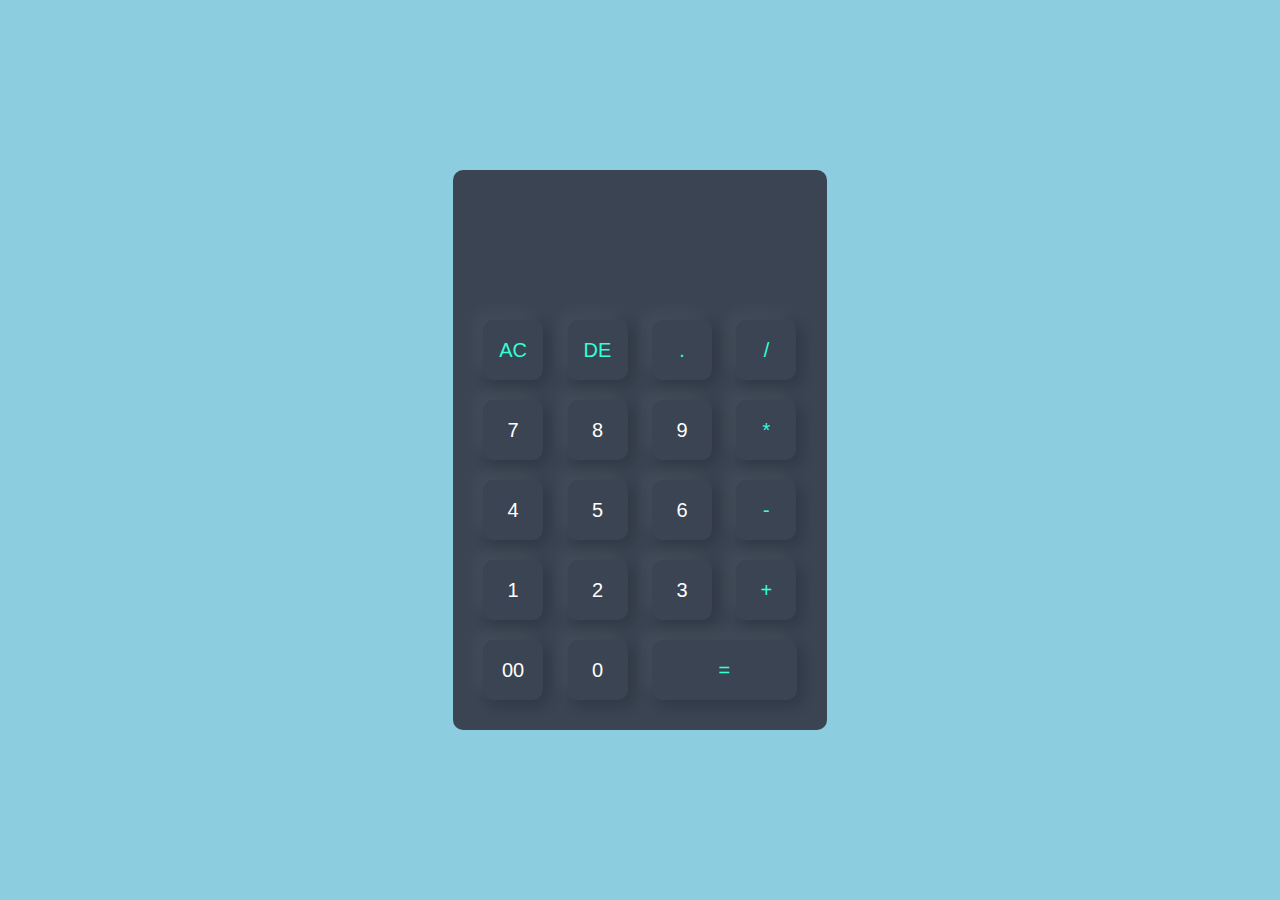
<file: calc/index.html>
<!DOCTYPE html>
<html>
    <head>
        <meta name="viewport" content="width=device-width, initial-scale=1.0">
        <link rel="stylesheet" href="style.css">
        <title>SIMPLE CALCULATOR</title>
    </head>
    <body>
      <div class="container">
        <div class="calculator">
            <form>
                <div class="display">
                    <input type="text" name="display">
                </div>
                <div>
                    <input type="button" value="AC" onclick="display.value = ''" class="operator">
                    <input type="button" value="DE" onclick="display.value = display.value.toString().slice(0,-1)" class="operator">
                    <input type="button" value="." onclick="display.value += '.'" class="operator">
                    <input type="button" value="/" onclick="display.value += '/'" class="operator">
                </div>
                <div>
                    <input type="button" value="7" onclick="display.value += '7'">
                    <input type="button" value="8" onclick="display.value += '8'">
                    <input type="button" value="9" onclick="display.value += '9'">
                    <input type="button" value="*" onclick="display.value += '*'" class="operator">
                </div>
                <div>
                    <input type="button" value="4" onclick="display.value += '4'">
                    <input type="button" value="5" onclick="display.value += '5'">
                    <input type="button" value="6" onclick="display.value += '6'">
                    <input type="button" value="-" onclick="display.value += '-'" class="operator">
                </div>
                <div>
                    <input type="button" value="1" onclick="display.value += '1'">
                    <input type="button" value="2" onclick="display.value += '2'">
                    <input type="button" value="3" onclick="display.value += '3'">
                    <input type="button" value="+" onclick="display.value += '+'" class="operator">
                </div>
                <div>
                    <input type="button" value="00" onclick="display.value += '00'">
                    <input type="button" value="0" onclick="display.value += '0'">
                    <input type="button" value="=" class="equal operator"  onclick="display.value = eval(display.value)">
                </div>
            </form>
        </div>
      </div>




    </body>
</html>
</file>
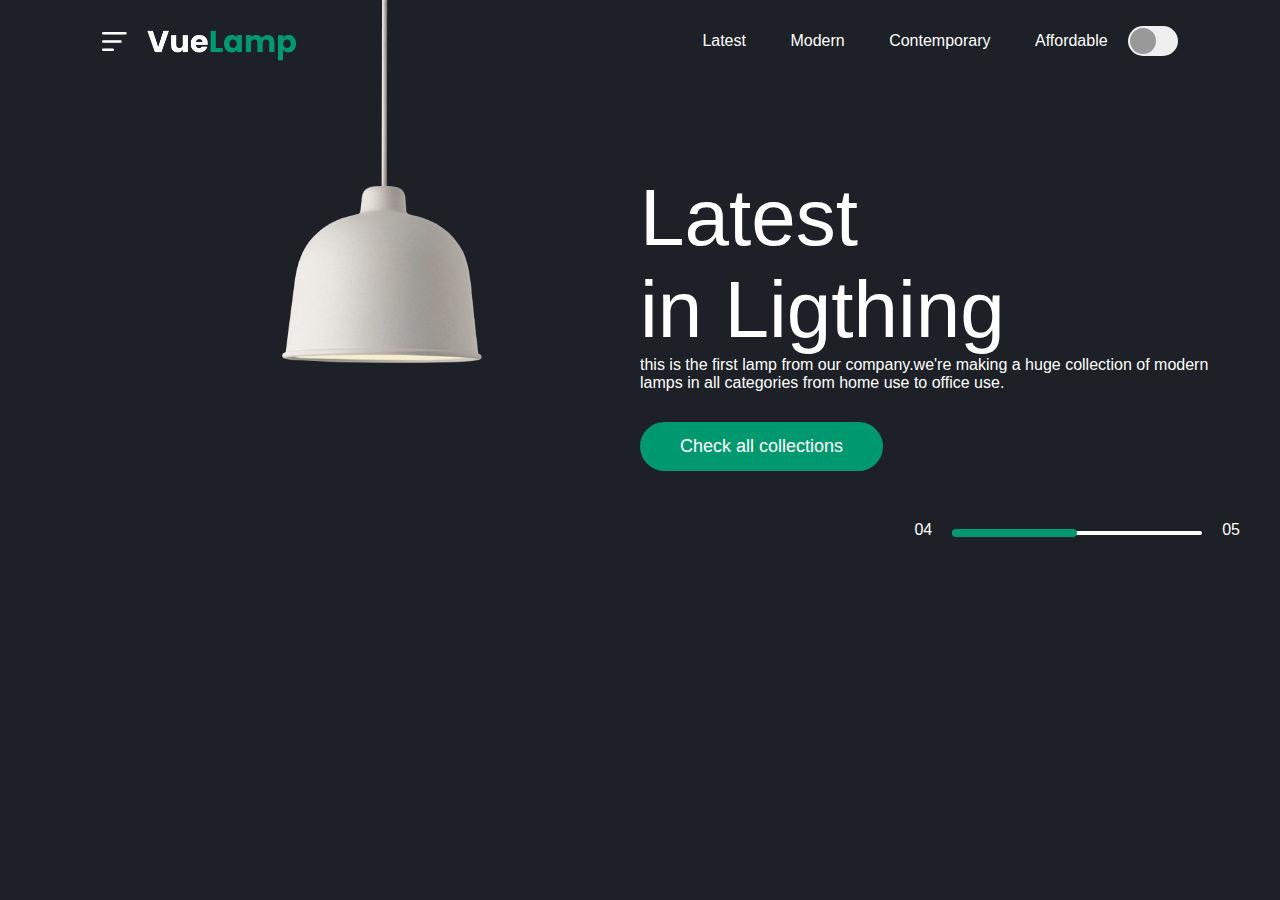
<file: sample website/index.html>
<html>
<head>
    <meta name="viewport" content="width=device-width, initial-scale=1.0">
    <title>VueLamp</title>
    <link rel="stylesheet" href="style.css">
	<link rel="icon" type="images/x-icon" href="images/lamp.png">
</head>
<body>
    <div class="hero">
        <nav>
            <img src="images/menu.png" class="menu-img">
            <img src="images/logo.png" class="logo">
            <ul>
                <li><a href="">Latest</a></li>
                <li><a href="">Modern</a></li>
                <li><a href="">Contemporary</a></li>
                <li><a href="">Affordable</a></li>
            </ul>
            <button type="button" onclick="togglebtn()" id="btn"><span></span></button>
        </nav>
        <div class="lamp-container">
            <img src="images/lamp.png" class="lamp">
            <img src="images/light.png" class="light" id="light">
        </div>
        <div class="text-container">
            <h1 title="nothing">Latest<br/>in Ligthing</h1>
            <p> this is the first lamp from our company.we're making a huge
                collection of modern lamps in all categories from home use
                to office use.</p>
            <a href="">Check all collections</a>
            <div class="control">
                <p>04</p>
                <div class="line"><span></span></div>
                <p>05</p>
            </div>
        </div>
    </div>
    <script>
        var btn=document.getElementById("btn");
        var light = document.getElementById("light");

        function togglebtn(){
             btn.classList.toggle("active");
             light.classList.toggle("on");
        }
    </script>
</body>
</html>
</file>
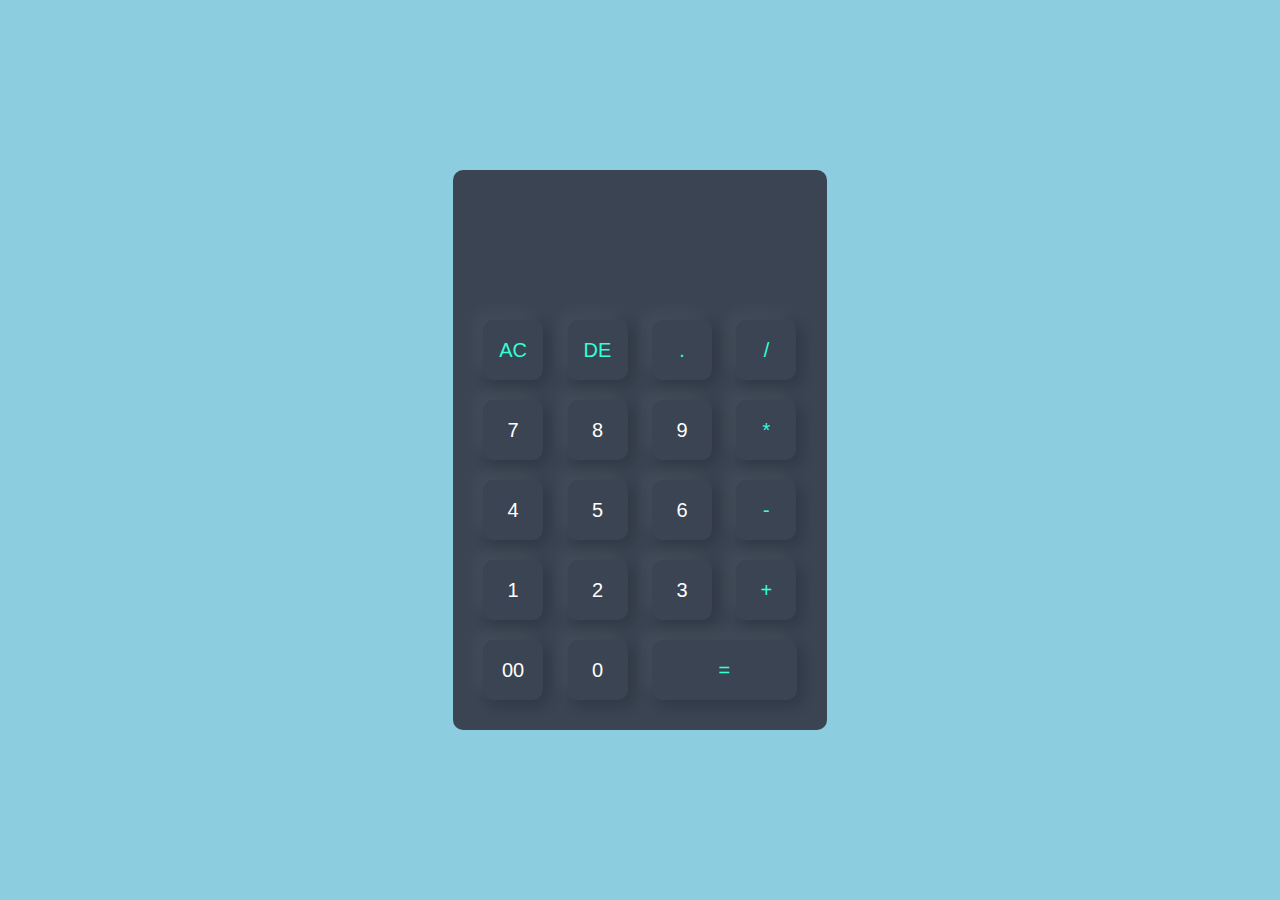
<file: calc/sample.html>
<!DOCTYPE html>
<html>
    <head>
        <meta name="viewport" content="width=device-width, initial-scale=1.0">
        <link rel="stylesheet" href="sample.css">
        <title>SIMPLE CALCULATOR</title>
    </head>
    <body>
      <div class="container">
        <div class="calculator">
            <form>
                <div class="display">
                    <input type="text" name="display">
                </div>
                <div>
                    <input type="button" value="AC" onclick="display.value = ''" class="operator">
                    <input type="button" value="DE" onclick="display.value = display.value.toString().slice(0,-1)" class="operator">
                    <input type="button" value="." onclick="display.value += '.'" class="operator">
                    <input type="button" value="/" onclick="display.value += '/'" class="operator">
                </div>
                <div>
                    <input type="button" value="7" onclick="display.value += '7'">
                    <input type="button" value="8" onclick="display.value += '8'">
                    <input type="button" value="9" onclick="display.value += '9'">
                    <input type="button" value="*" onclick="display.value += '*'" class="operator">
                </div>
                <div>
                    <input type="button" value="4" onclick="display.value += '4'">
                    <input type="button" value="5" onclick="display.value += '5'">
                    <input type="button" value="6" onclick="display.value += '6'">
                    <input type="button" value="-" onclick="display.value += '-'" class="operator">
                </div>
                <div>
                    <input type="button" value="1" onclick="display.value += '1'">
                    <input type="button" value="2" onclick="display.value += '2'">
                    <input type="button" value="3" onclick="display.value += '3'">
                    <input type="button" value="+" onclick="display.value += '+'" class="operator">
                </div>
                <div>
                    <input type="button" value="00" onclick="display.value += '00'">
                    <input type="button" value="0" onclick="display.value += '0'">
                    <input type="button" value="=" class="equal operator"  onclick="display.value = eval(display.value)">
                </div>
            </form>
        </div>
      </div>




    </body>
</html>
</file>
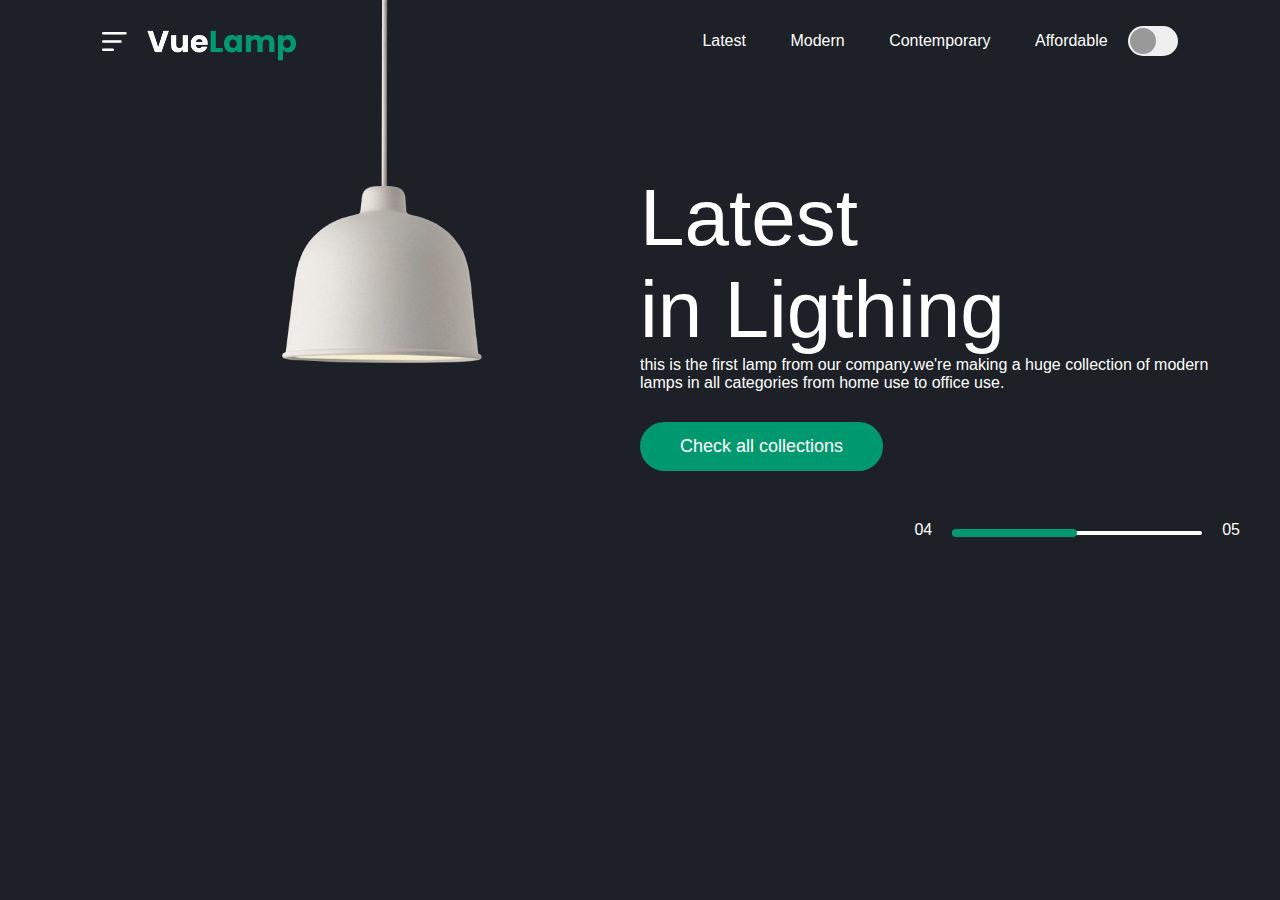
<file: sample website/new.html>
<html>
<head>
    <meta name="viewport" content="width=device-width, initial-scale=1.0">
    <title>VueLamp</title>
    <link rel="stylesheet" href="newstyle.css">
	<link rel="icon" type="images/x-icon" href="images/lamp.png">
</head>
<body>
    <div class="hero">
        <nav>
            <img src="images/menu.png" class="menu-img">
            <img src="images/logo.png" class="logo">
            <ul>
                <li><a href="">Latest</a></li>
                <li><a href="">Modern</a></li>
                <li><a href="">Contemporary</a></li>
                <li><a href="">Affordable</a></li>
            </ul>
            <button type="button" onclick="togglebtn()" id="btn"><span></span></button>
        </nav>
        <div class="lamp-container">
            <img src="images/lamp.png" class="lamp">
            <img src="images/light.png" class="light" id="light">
        </div>
        <div class="text-container">
            <h1 title="nothing">Latest<br/>in Ligthing</h1>
            <p> this is the first lamp from our company.we're making a huge
                collection of modern lamps in all categories from home use
                to office use.</p>
            <a href="">Check all collections</a>
            <div class="control">
                <p>04</p>
                <div class="line"><span></span></div>
                <p>05</p>
            </div>
        </div>
    </div>
    <script>
        var btn=document.getElementById("btn");
        var light = document.getElementById("light");

        function togglebtn(){
             btn.classList.toggle("active");
             light.classList.toggle("on");
        }
    </script>
</body>
</html>
</file>
<file: calc/style.css>
*{
    margin: 0;
    padding: 0;
    font-family: 'poppins',sans-serif;
    box-sizing: border-box;
}
.container{
    width:100%;
    height: 100vh;
    background: #8ccddf;
    display: flex;
    align-items: center;
    justify-content: center;
}
.calculator{
    background: #3a4452;
    padding: 20px;
    border-radius: 10px;
}
.calculator form input{
    border: 0;
    outline: 0;
    width: 60px;
    height: 60px;
    border-radius: 10px;
    box-shadow: -8px -8px 15px rgba(255, 255, 255, 0.055),5px 5px 15px rgba(0, 0, 0, 0.2);
    background: transparent;
    font-size: 20px;
    color: #fff;
    cursor: pointer;
    margin: 10px;
}
form .display{
    display: flex;
    justify-content: flex-end;
    margin: 20px 0;
}
form .display input{
    text-align: right;
    flex: 1;
    font-size:60px;
    box-shadow: none;
}
form input.equal{
    width: 145px;
}
form input.operator{
    color: #33ffd8;
}
</file>
<file: sample website/style.css>
* {
    margin: 0;
    padding: 0;
    font-family: 'poppins', sans-serif; /* Added sans-serif as a fallback */
    box-sizing: border-box;
}

.hero {
    background: #1d2026 no-repeat center/cover;
    min-height: 100vh;
    width: 100%;
    color: #fff;
    position: relative;
}

nav {
    display: flex;
    align-items: center;
    padding: 20px 8%;
}

nav .menu-img {
    width: 25px;
    margin-right: 20px;
    cursor: pointer;
}

nav .logo {
    width: 150px;
    cursor: pointer;
}

nav ul {
    flex: 1;
    text-align: right;
}

nav ul li {
    display: inline-block;
    list-style: none;
    margin: 0 20px;
}

nav ul li a {
    text-decoration: none;
    color: #fff;
}

button {
    background: #efefef;
    height: 30px;
    width: 50px;
    border-radius: 20px;
    border: none;
    outline: none;
    cursor: pointer;
    transition: background 0.5s;
}

button span {
    display: block;
    background: #999;
    height: 26px;
    width: 26px;
    border-radius: 20px;
    margin-left: 2px;
    transition: background 0.5s, margin-left 0.5s;
}

.lamp-container {
    position: absolute;
    top: -20px; /* Added 'px' unit */
    left: 22%;
    width: 200px;
}

.lamp {
    width: 100%;
}

.light {
    position: relative;
    top: 97%; /* Adjusted the position */
    left: 50%;
    transform: translateX(-50%);
    width: 700px;
    margin-left: -10px;
    margin-top: -3px;
    opacity: 0;
    transition: opacity 0.5s;
}

.text-container {
    max-width: 600px;
    margin-top: 7%;
    margin-left: 50%;
}

.text-container h1 {
    font-size: 80px;
    font-weight: 400;
}

.text-container a {
    text-decoration: none;
    background: #00986f;
    padding: 14px 40px;
    display: inline-block;
    color: #fff;
    font-size: 18px;
    margin-top: 30px;
    border-radius: 30px;
}
.text-container a:hover{
    background: green;
}	
.control {
    display: flex;
    align-items: baseline;
    justify-content: flex-end;
    margin-top: 50px; /* Adjusted margin */
}

.control .line {
    width: 250px;
    height: 4px;
    background: #fff;
    margin: 0 20px;
    border-radius: 2px;
}

.control .line span {
    width: 50%;
    height: 8px;
    margin-top: -2px;
    border-radius: 4px;
    background: #00986f;
    display: block;
}
.active {
    background:#00986f;
}

.active span {
    background: #fff;
    margin-left: 21px;
}
.on{
    opacity:1;
}
</file>
<file: calc/sample.css>
*{
    margin: 0;
    padding: 0;
    font-family: 'poppins',sans-serif;
    box-sizing: border-box;
}
.container{
    width:100%;
    height: 100vh;
    background: #8ccddf;
    display: flex;
    align-items: center;
    justify-content: center;
}
.calculator{
    background: #3a4452;
    padding: 20px;
    border-radius: 10px;
}
.calculator form input{
    border: 0;
    outline: 0;
    width: 60px;
    height: 60px;
    border-radius: 10px;
    box-shadow: -8px -8px 15px rgba(255, 255, 255, 0.055),5px 5px 15px rgba(0, 0, 0, 0.2);
    background: transparent;
    font-size: 20px;
    color: #fff;
    cursor: pointer;
    margin: 10px;
}
form .display{
    display: flex;
    justify-content: flex-end;
    margin: 20px 0;
}
form .display input{
    text-align: right;
    flex: 1;
    font-size:60px;
    box-shadow: none;
}
form input.equal{
    width: 145px;
}
form input.operator{
    color: #33ffd8;
}
</file>
<file: sample website/newstyle.css>
* {
    margin: 0;
    padding: 0;
    font-family: 'poppins', sans-serif; /* Added sans-serif as a fallback */
    box-sizing: border-box;
}

.hero {
    background: #1d2026 no-repeat center/cover;
    min-height: 100vh;
    width: 100%;
    color: #fff;
    position: relative;
}

nav {
    display: flex;
    align-items: center;
    padding: 20px 8%;
}

nav .menu-img {
    width: 25px;
    margin-right: 20px;
    cursor: pointer;
}

nav .logo {
    width: 150px;
    cursor: pointer;
}

nav ul {
    flex: 1;
    text-align: right;
}

nav ul li {
    display: inline-block;
    list-style: none;
    margin: 0 20px;
}

nav ul li a {
    text-decoration: none;
    color: #fff;
}

button {
    background: #efefef;
    height: 30px;
    width: 50px;
    border-radius: 20px;
    border: none;
    outline: none;
    cursor: pointer;
    transition: background 0.5s;
}

button span {
    display: block;
    background: #999;
    height: 26px;
    width: 26px;
    border-radius: 20px;
    margin-left: 2px;
    transition: background 0.5s, margin-left 0.5s;
}

.lamp-container {
    position: absolute;
    top: -20px; /* Added 'px' unit */
    left: 22%;
    width: 200px;
}

.lamp {
    width: 100%;
}

.light {
    position: relative;
    top: 97%; /* Adjusted the position */
    left: 50%;
    transform: translateX(-50%);
    width: 700px;
    margin-left: -10px;
    margin-top: -3px;
    opacity: 0;
    transition: opacity 0.5s;
}

.text-container {
    max-width: 600px;
    margin-top: 7%;
    margin-left: 50%;
}

.text-container h1 {
    font-size: 80px;
    font-weight: 400;
}

.text-container a {
    text-decoration: none;
    background: #00986f;
    padding: 14px 40px;
    display: inline-block;
    color: #fff;
    font-size: 18px;
    margin-top: 30px;
    border-radius: 30px;
}
.text-container a:hover{
    background: green;
}	
.control {
    display: flex;
    align-items: baseline;
    justify-content: flex-end;
    margin-top: 50px; /* Adjusted margin */
}

.control .line {
    width: 250px;
    height: 4px;
    background: #fff;
    margin: 0 20px;
    border-radius: 2px;
}

.control .line span {
    width: 50%;
    height: 8px;
    margin-top: -2px;
    border-radius: 4px;
    background: #00986f;
    display: block;
}
.active {
    background:#00986f;
}

.active span {
    background: #fff;
    margin-left: 21px;
}
.on{
    opacity:1;
}
</file>
